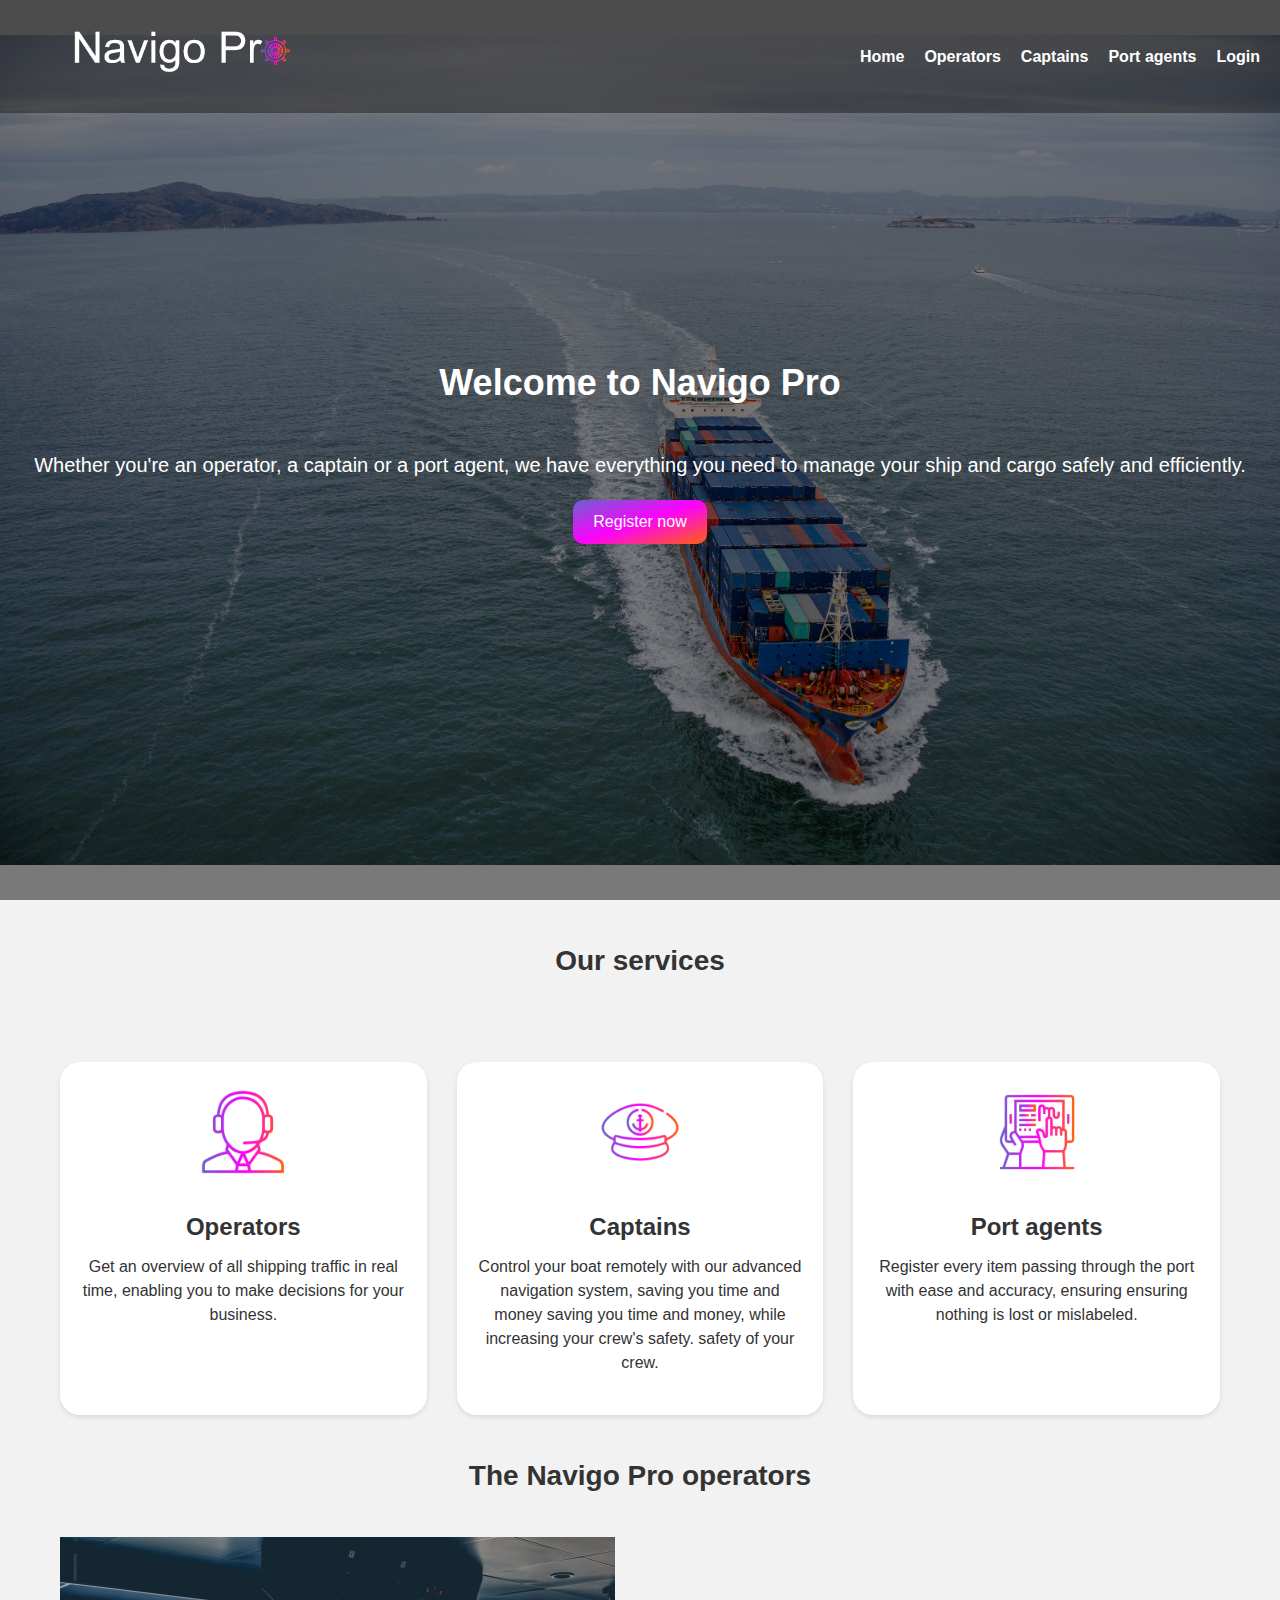
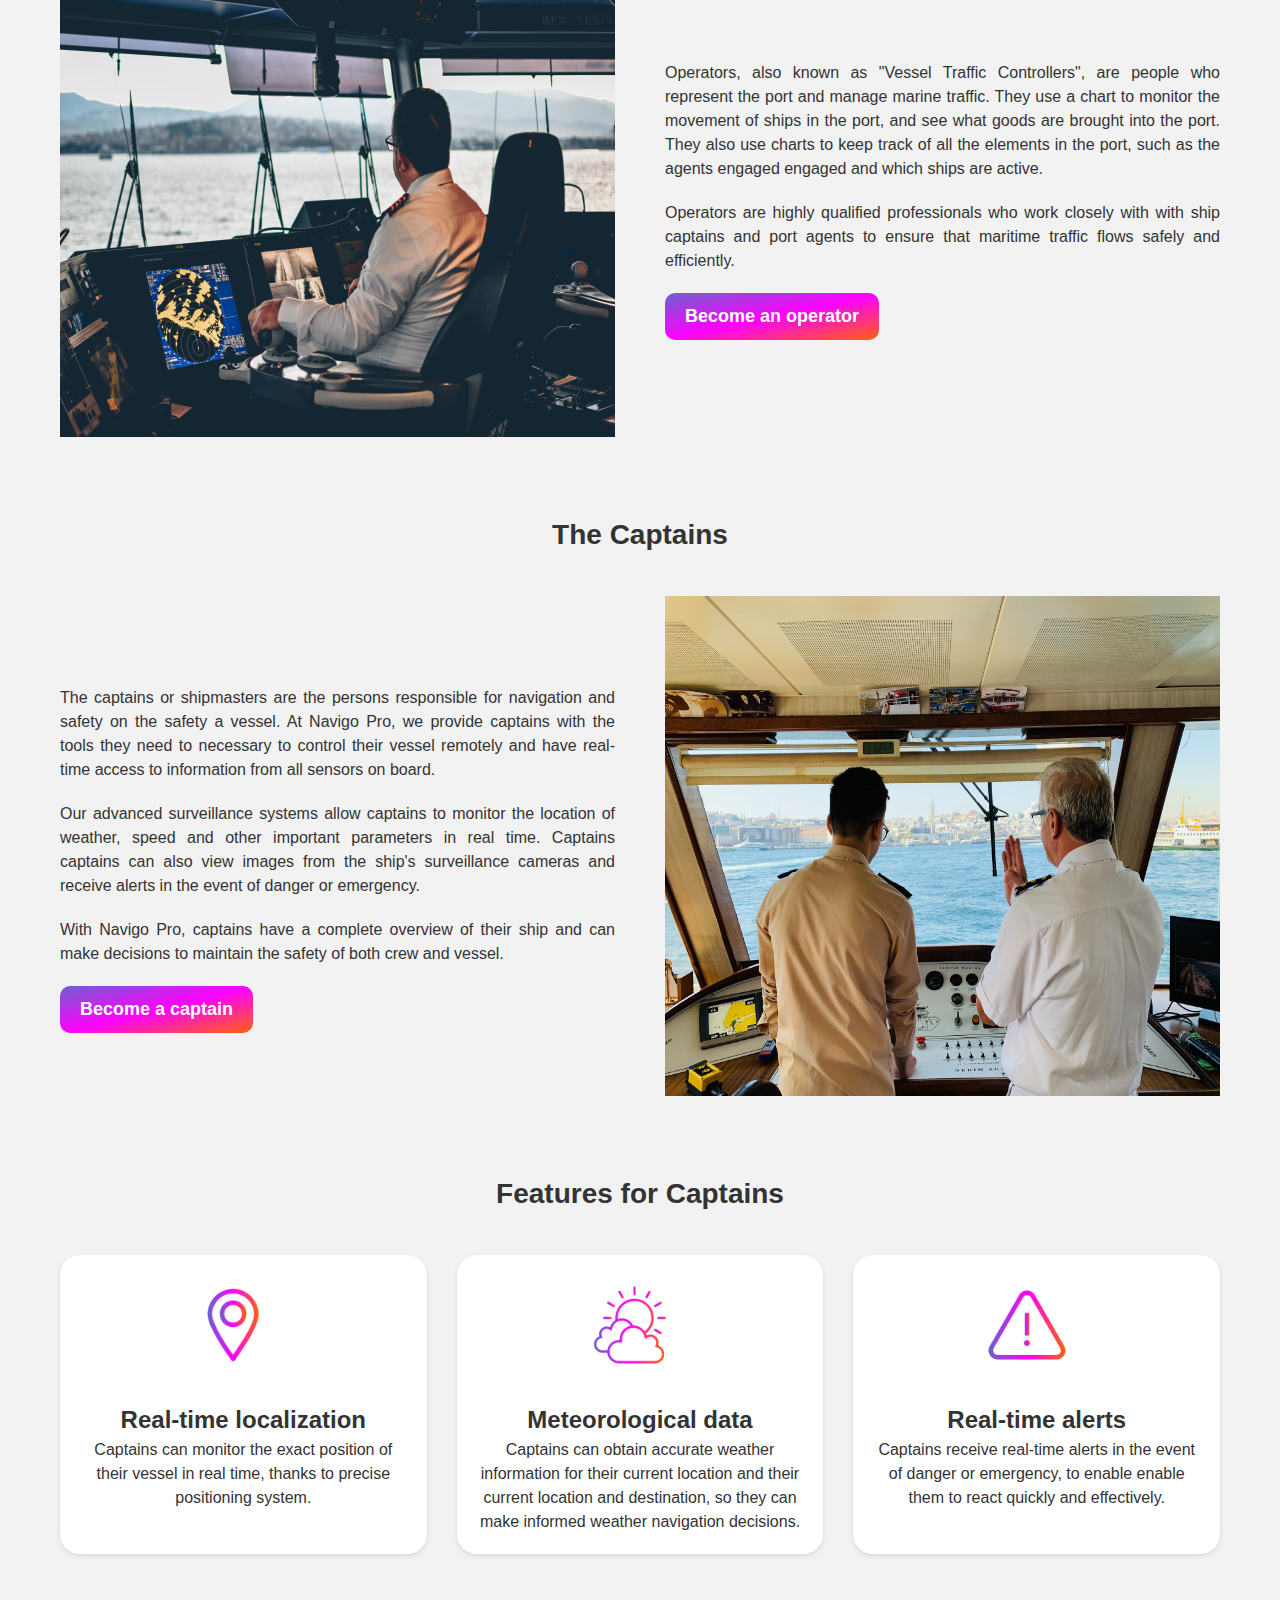
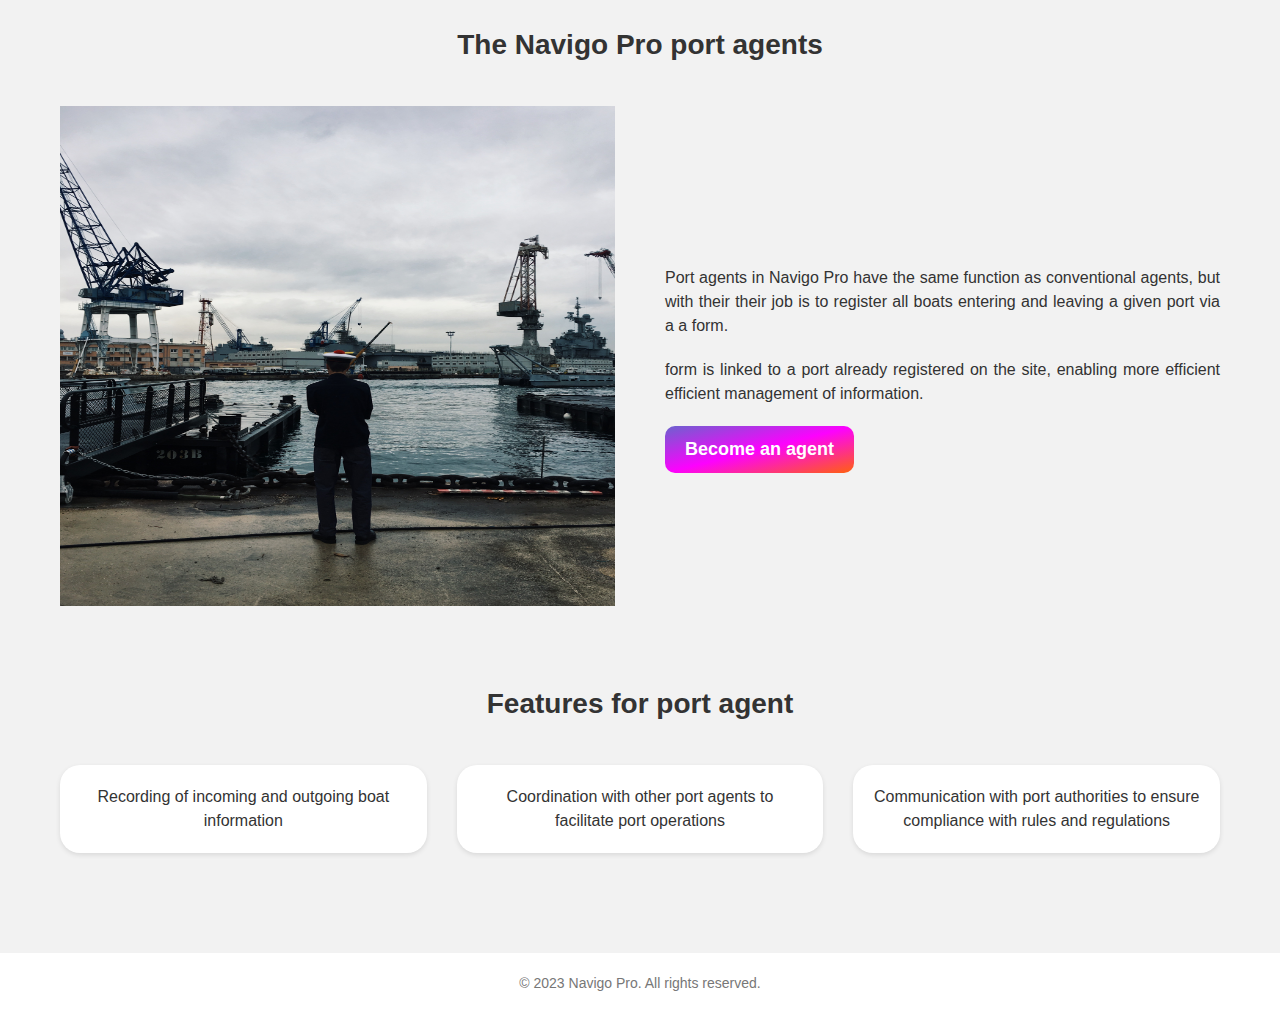
<file: home.html>
<!DOCTYPE html>
<html lang="en">

<head>
    <meta charset="UTF-8">
    <meta name="viewport" content="width=device-width, initial-scale=1.0">
    <link rel="stylesheet" href="home_style.css" media="screen" type="text/css" />
    <link rel="shortcut icon" type="image/png" href="/img/Flaticon.png" />
    <title>Home</title>
</head>

<body>
    <header>
        <h1 href="home.html" target="_blank"><img src="/img/Navigo_pro.png" alt="Navigo Pro" width="300"></h1>
        <nav>
            <ul>
                <li><a href="./home.html">Home</a></li>
                <li><a href="#operator">Operators</a></li>
                <li><a href="#captain">Captains</a></li>
                <li><a href="#port_agents">Port agents</a></li>
                <li><a href="/authentification/login.php">Login</a></li>
            </ul>
        </nav>
    </header>
    <main>
        <section class="hero">
            <h2 class="Welcome">Welcome to Navigo Pro</h2>
            <p>Whether you're an operator, a captain or a port agent, we have everything you need
                to manage your ship and cargo safely and efficiently.</p>
            <a href="/home_page.php" class="cta">Register now</a>
        </section>
        <section class="services">
            <h2>Our services</h2>
            <div id="contain">
                <ul>
                    <li>
                        <img src="/img/Operators.png" alt="Operators">
                        <h3>Operators</h3>
                        <p>
                            Get an overview of all shipping traffic in real time, enabling you to
                            make decisions for your business.
                        </p>
                    </li>
                    <li>
                        <img src="/img/Captain.png" alt="Captains">
                        <h3>Captains</h3>
                        <p>
                            Control your boat remotely with our advanced navigation system, saving
                            you time and money saving you time and money, while increasing your crew's safety. safety of
                            your crew.
                        </p>
                    </li>
                    <li>
                        <img src="/img/Agent_Port.png" alt="Port agents">
                        <h3>Port agents</h3>
                        <p>Register every item passing through the port with ease and accuracy, ensuring
                            ensuring nothing is lost or mislabeled.</p>
                    </li>
                </ul>

                <!-- For operator -->
                <section id="operator">
                    <h2>The Navigo Pro operators</h2>
                    <div class="container">
                        <div class="illustration_operator">
                            <img src="/img/maritime_traffic_surveillance.jpg"
                                alt="Illustration of maritime traffic surveillance" height="500px" style="width: 100%;">
                        </div>
                        <div class="content_operator">
                            <p>Operators, also known as "Vessel Traffic Controllers", are people who
                                represent
                                the port and manage marine traffic. They use a chart to monitor the
                                movement
                                of ships in the port, and see what goods are brought into the port. They
                                also use charts to keep track of all the elements in the port, such as the agents
                                engaged
                                engaged and which ships are active.</p>
                            <p>Operators are highly qualified professionals who work closely with
                                with ship captains and port agents to ensure that maritime traffic flows safely and
                                efficiently.</p> <!-- Correction: fermer la balise p -->
                            <a href="/operator/registration/sign_in_operator.html" class="become-btn">Become an
                                operator</a>
                        </div> <!-- Correction: fermer la balise div -->
                    </div>
                </section>
                <!-- For Captain -->
                <section id="captain">
                    <h2>The Captains</h2>
                    <div class="container">
                        <div class="content_captain">
                            <p>The captains or shipmasters are the persons responsible for navigation and safety on the
                                safety
                                a vessel. At Navigo Pro, we provide captains with the tools they need to
                                necessary to
                                control their vessel remotely and have real-time access to information from
                                all
                                sensors on board.</p>
                            <p>Our advanced surveillance systems allow captains to monitor
                                the location of
                                weather, speed and other important parameters in real time. Captains
                                captains can also view images from the ship's surveillance cameras
                                and
                                receive alerts in the event of danger or emergency.</p>
                            <p>With Navigo Pro, captains have a complete overview of their ship and can
                                make
                                decisions to maintain the safety of both crew and vessel.</p>
                            <a href="/captain/registration/sign_in_captain.html" class="become-btn">Become a
                                captain</a>
                        </div>
                        <div class="illustration_captain">
                            <img src="/img/captain.jpg" alt="Illustration of a ship's captain" height="500px"
                                style="width: 100%;">
                        </div>
                    </div>
                </section>

                <section>
                    <h2>Features for Captains</h2>
                    <ul class="feature-list">
                        <li>
                            <div class="icon">
                                <img src="/img/Location.png" alt="Location icon">
                            </div>
                            <div class="feature-info">
                                <h3>Real-time localization</h3>
                                <p>Captains can monitor the exact position of their vessel in real time,
                                    thanks to
                                    precise positioning system.</p>
                            </div>
                        </li>
                        <li>
                            <div class="icon">
                                <img src="/img/meteo.png" alt="Icône de météo">
                            </div>
                            <div class="feature-info">
                                <h3>Meteorological data</h3>
                                <p>Captains can obtain accurate weather information for their current location and
                                    their current location and destination, so they can make informed weather
                                    navigation
                                    decisions.</p>
                            </div>
                        </li>
                        <li>
                            <div class="icon">
                                <img src="/img/alerte.png" alt="Icône d'alerte">
                            </div>
                            <div class="feature-info">
                                <h3>Real-time alerts</h3>
                                <p>Captains receive real-time alerts in the event of danger or emergency,
                                    to enable
                                    enable them to react quickly and effectively.</p>
                            </div>
                        </li>
                    </ul>
                </section>

                <!--For Port agents-->
                <section id="port_agents">
                    <h2>The Navigo Pro port agents</h2>
                    <div class="container">
                        <div class="illustration_agent">
                            <img src="/img/Ports_agent.jpg" alt="Illustration of a port agent" height="500px"
                                style="width: 100%;">
                        </div>

                        <div class="content_agent">
                            <p>Port agents in Navigo Pro have the same function as conventional agents, but with
                                their their job is to register all boats entering and leaving a given port via a
                                a form. </p>
                            <p> form is linked to a port already registered on the site, enabling more
                                efficient
                                efficient management of information.</p>

                            <a href="/agent/registration/sign_in_agent.html" class="become-btn">Become an agent</a>
                        </div>
                    </div>

                    <h2>Features for port agent</h2>
                    <ul>
                        <li>Recording of incoming and outgoing boat information</li>
                        <li>Coordination with other port agents to facilitate port operations</li>
                        <li>Communication with port authorities to ensure compliance with rules and
                            regulations</li>
                    </ul>
                </section>
        </section>


        </div>
    </main>
    <footer>
        <p>© 2023 Navigo Pro. All rights reserved.</p>
    </footer>
</body>

</html>
</file>
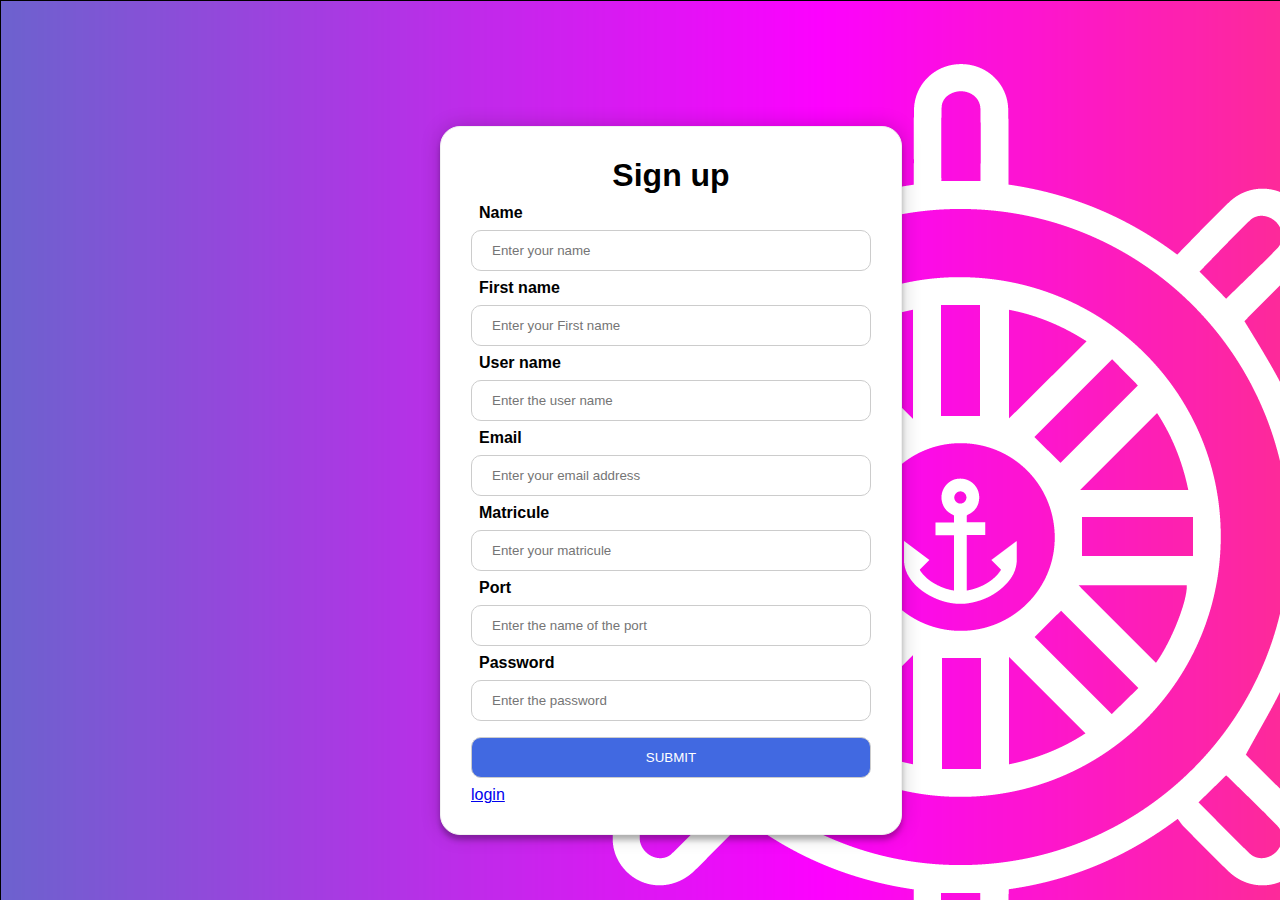
<file: agent/registration/sign_in_agent.html>
<html>

<head>
    <meta charset="UTF-8">
    <meta http-equiv="X-UA-Compatible" content="IE=edge">
    <meta name="viewport" content="width=device-width, initial-scale=1.0">
    <!-- import style file -->
    <link rel="stylesheet" href="/style.css" media="screen" type="text/css" />
    <link rel="shortcut icon" type="image/png" href="/img/Flaticon.png" />
    <title>Sign Up</title>
</head>

<body id="BODY">
    <div id="container">
        <!-- registration area -->

        <form action="registration_for_agent.php" method="POST">
            <h1>Sign up</h1>

            <label><b>Name</b></label>
            <input type="text" placeholder="Enter your name" name="name" required>

            <label><b>First name</b></label>
            <input type="text" placeholder="Enter your First name" name="first_name" required>

            <label><b>User name</b></label>
            <input type="text" placeholder="Enter the user name" name="user_name" required>

            <label><b>Email</b></label><br>
            <input type="email" placeholder="Enter your email address" name="email" required><br>

            <label><b>Matricule</b></label>
            <input type="text" placeholder="Enter your matricule" name="matricule" required>

            <label><b>Port</b></label>
            <input type="text" placeholder="Enter the name of the port" name="port" required>

            <label><b>Password</b></label>
            <input type="password" placeholder="Enter the password" name="password" required>

            <input type="submit" id='submit' value='SUBMIT'>
            <a href="/authentification/login.php" id="link">login</a>
        </form>
    </div>
</body>

</html>
</file>
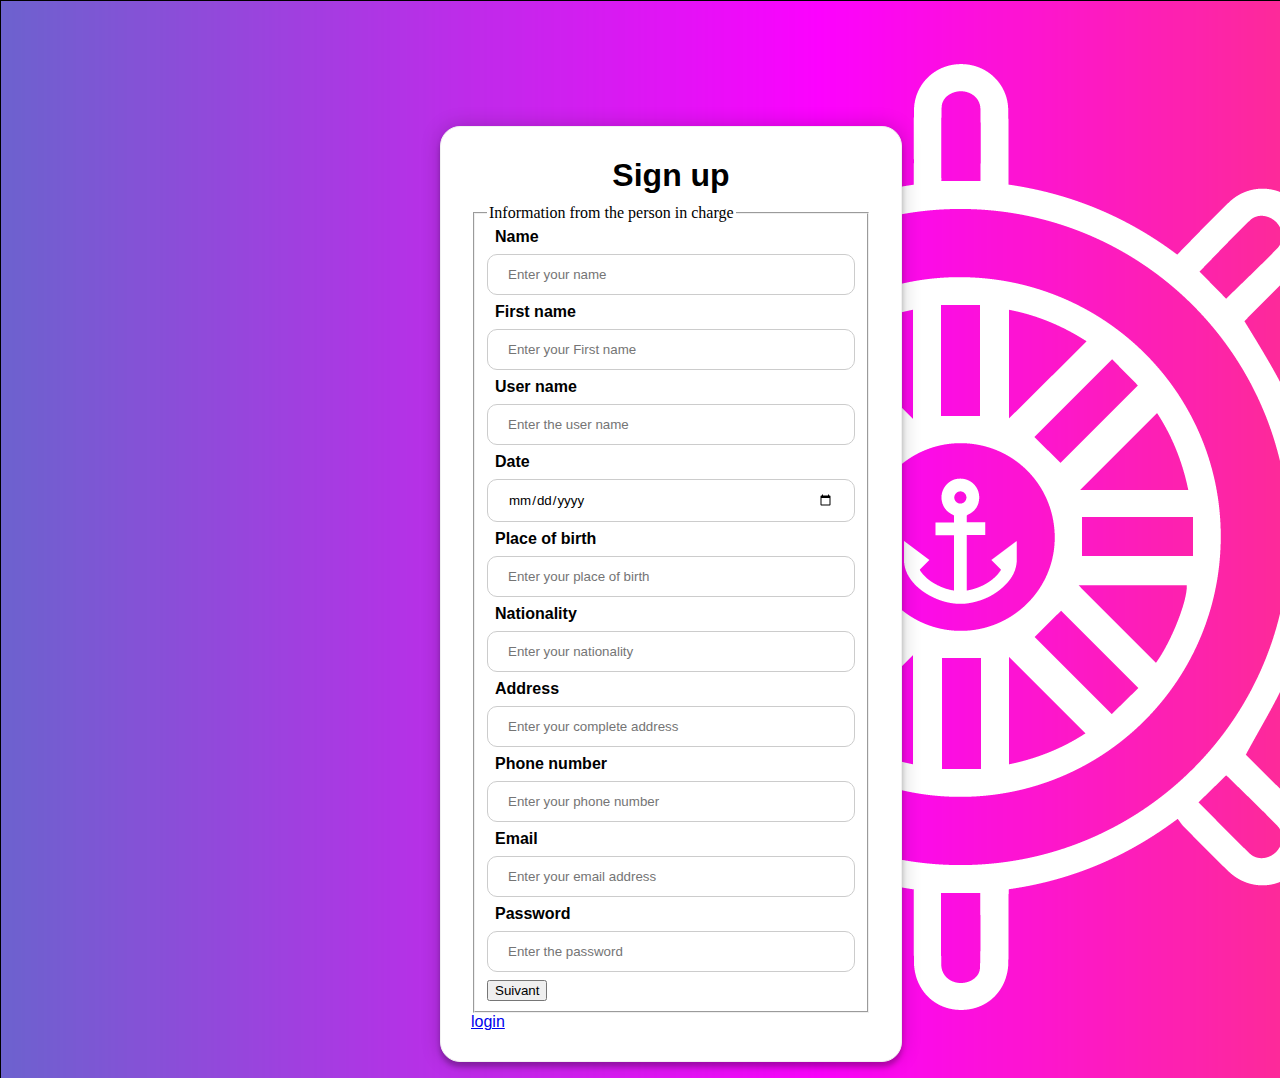
<file: captain/registration/sign_in_captain.html>
<html>

<head>
    <meta charset="UTF-8">
    <meta http-equiv="X-UA-Compatible" content="IE=edge">
    <meta name="viewport" content="width=device-width, initial-scale=1.0">
    <!-- import style file -->
    <link rel="stylesheet" href="/style.css" media="screen" type="text/css" />
    <link rel="shortcut icon" type="image/png" href="/img/Flaticon.png" />
    <title>Sign Up</title>
</head>

<body id="BODY">
    <div id="container">
        <!-- registration area -->

        <form action="registration_for_captain.php" method="POST">
            <h1>Sign up</h1>

            <fieldset id="part_of_the_ship_respondent">
                <legend>Information from the person in charge</legend>
                <!-- information relative au propriéter du bateau -->
                <label><b>Name</b></label>
                <input type="text" placeholder="Enter your name" name="name" required>

                <label><b>First name</b></label>
                <input type="text" placeholder="Enter your First name" name="first_name" required>

                <label><b>User name</b></label>
                <input type="text" placeholder="Enter the user name" name="user_name" required>

                <label><b>Date</b></label><br>
                <input type="date" placeholder="Enter your birthday" name="date" required><br>

                <label><b>Place of birth</b></label>
                <input type="text" placeholder="Enter your place of birth" name="place_birth" required>

                <label><b>Nationality</b></label>
                <input type="text" placeholder="Enter your nationality" name="nationality" required>

                <label><b>Address</b></label>
                <input type="text" placeholder="Enter your complete address" name="address" required>

                <label><b>Phone number</b></label>
                <input type="int" placeholder="Enter your phone number" name="phone_number" required>

                <label><b>Email</b></label><br>
                <input type="email" placeholder="Enter your email address" name="email" required><br>

                <label><b>Password</b></label>
                <input type="password" placeholder="Enter the password" name="password" required>
                <button type="button" id="next">Suivant</button>

            </fieldset>
            <fieldset id="part_of_boat" hidden>
                <legend>Information about the boat</legend>
                <!-- Ici les champs relatifs au bateau -->
                <label><b>Name of boat</b></label>
                <input type="text" placeholder="Enter your name of boat" name="boat_name" required>

                <label><b>Overall length of the boat</b></label>
                <input type="text" placeholder="Enter the overall length of your boat" name="boat_length" required>

                <label><b>Type of your boat</b></label><br>
                <select name="boat_type" id="boat_type">
                    <option value="1">Fishing boat</option>
                    <option value="2">Cargo boat</option>
                    <option value="3">Pleasure boat</option>
                </select><br>

                <label><b>Power of the engine</b></label>
                <input type="int" placeholder="Enter the power of your main engine " name="engine_power" required>

                <button type="button" id="prev">Précédent</button>
                <input type="submit" id='submit' value='SUBMIT'>
            </fieldset>
            <a href="/authentification/login.php" id="link">login</a>

        </form>
        <script>
            // On récupère les éléments du DOM
            let part_of_the_ship_respondent = document.getElementById("part_of_the_ship_respondent");
            let part_of_boat = document.getElementById("part_of_boat");
            let next = document.getElementById("next");
            let prev = document.getElementById("prev");

            // On ajoute des écouteurs d'événements sur les boutons
            next.addEventListener("click", function () {
                // On masque la partie personne et on affiche la partie bateau
                part_of_the_ship_respondent.hidden = true;
                part_of_boat.hidden = false;
            });

            prev.addEventListener("click", function () {
                // On masque la partie bateau et on affiche la partie personne
                part_of_boat.hidden = true;
                part_of_the_ship_respondent.hidden = false;
            });
        </script>
    </div>
</body>

</html>
</file>
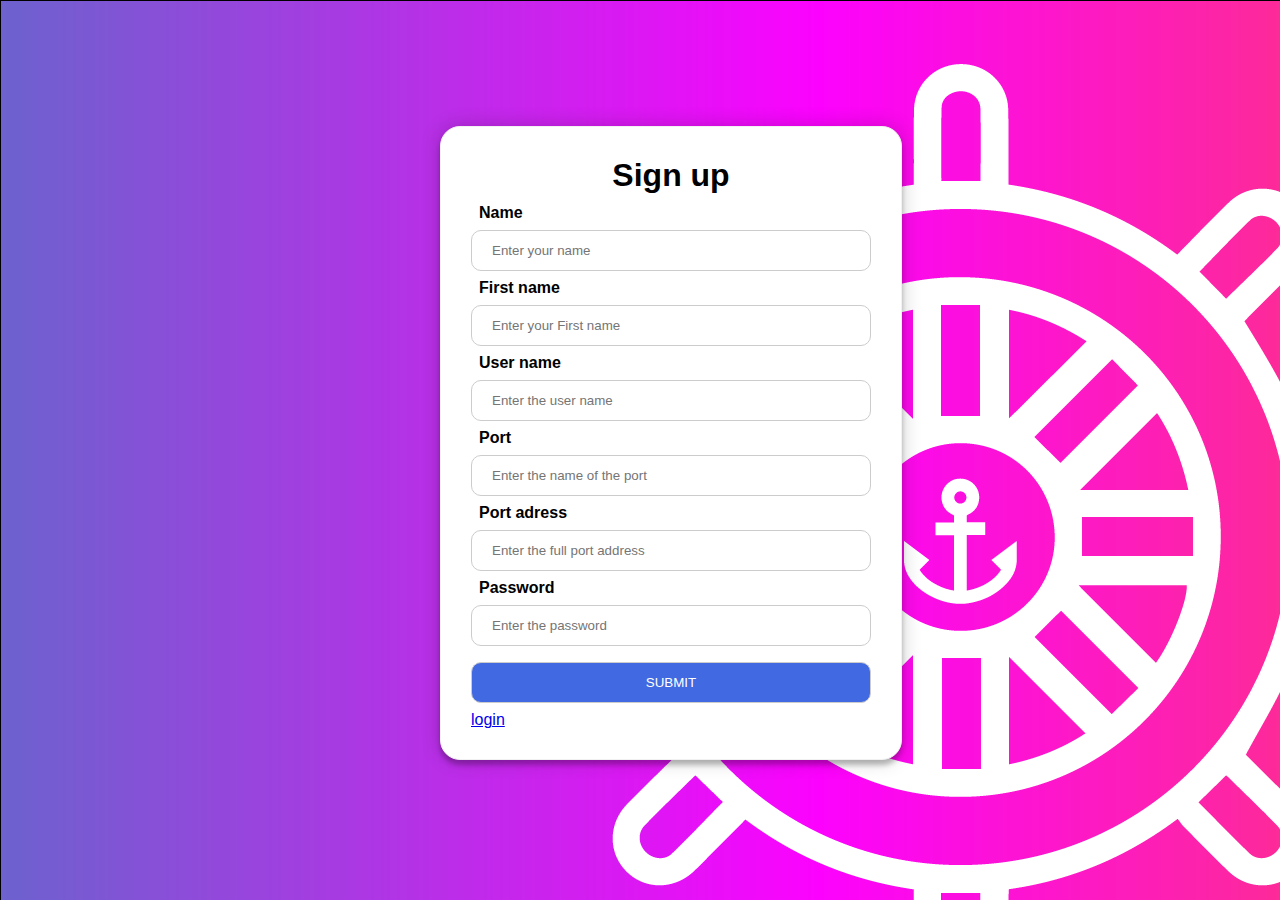
<file: operator/registration/sign_in_operator.html>
<html>

<head>
    <meta charset="UTF-8">
    <meta http-equiv="X-UA-Compatible" content="IE=edge">
    <meta name="viewport" content="width=device-width, initial-scale=1.0">
    <!-- import style file -->
    <link rel="stylesheet" href="/style.css" media="screen" type="text/css" />
    <link rel="shortcut icon" type="image/png" href="/img/Flaticon.png" />
    <title>Sign Up</title>
</head>

<body id="BODY">
    <div id="container">
        <!-- registration area -->

        <form action="registration_for_operator.php" method="POST">
            <h1>Sign up</h1>

            <label><b>Name</b></label>
            <input type="text" placeholder="Enter your name" name="name" required>

            <label><b>First name</b></label>
            <input type="text" placeholder="Enter your First name" name="first_name" required>

            <label><b>User name</b></label>
            <input type="text" placeholder="Enter the user name" name="user_name" required>

            <label><b>Port</b></label>
            <input type="text" placeholder="Enter the name of the port" name="port" required>

            <label><b>Port adress</b></label>
            <input type="text" placeholder="Enter the full port address " name="port_address" required>

            <label><b>Password</b></label>
            <input type="password" placeholder="Enter the password" name="password" required>

            <input type="submit" id='submit' value='SUBMIT'>
            <a href="/authentification/login.php" id="link">login</a>
        </form>
    </div>
</body>

</html>
</file>
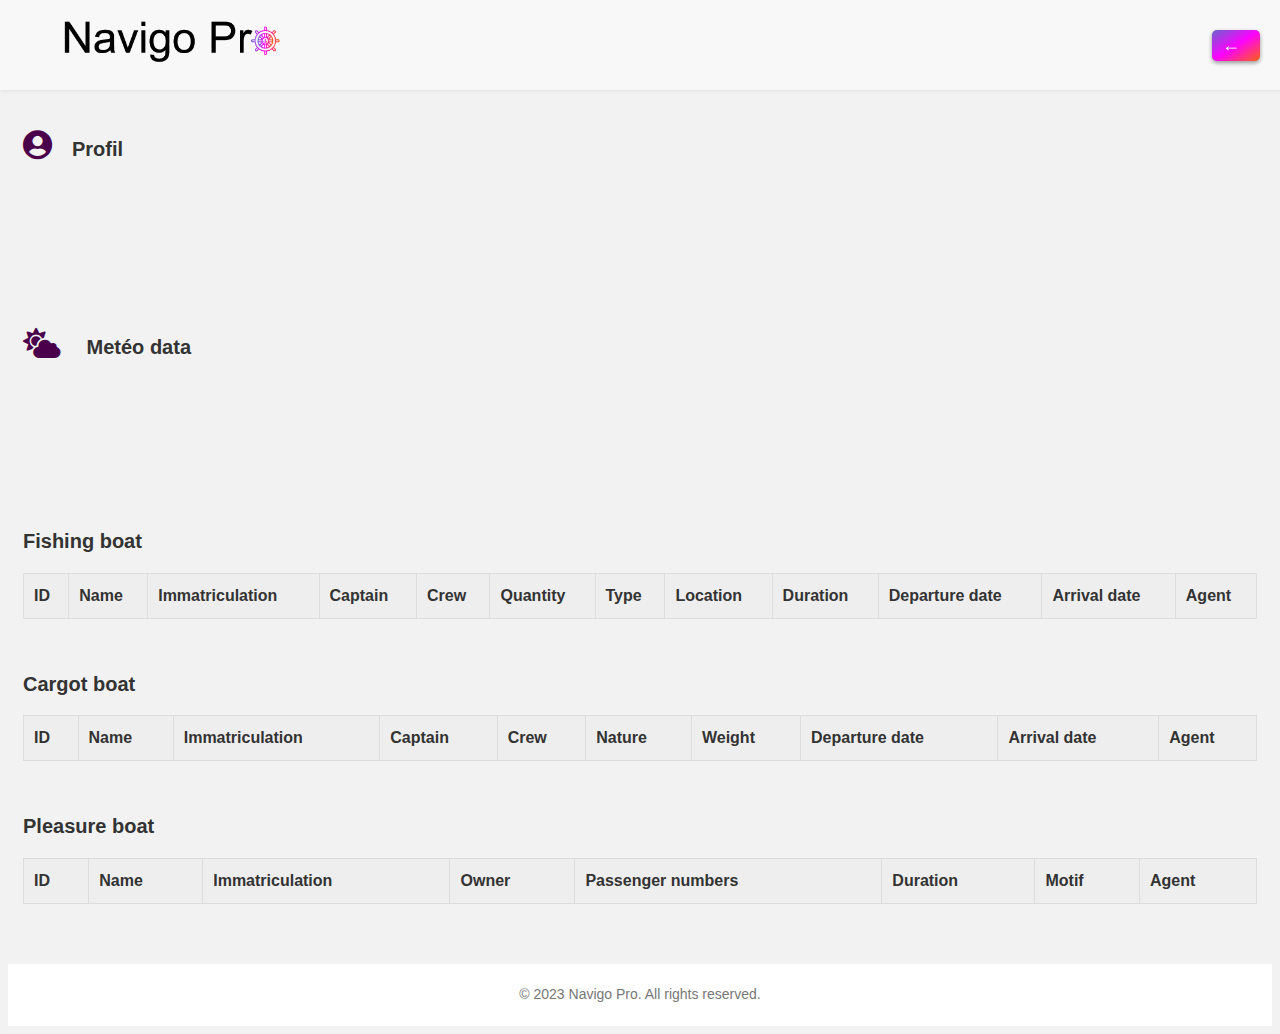
<file: operator/ship_traffic_controller/port_manage.html>
<!DOCTYPE html>
<html lang="en">

<head>
    <meta charset="UTF-8">
    <meta name="viewport" content="width=device-width, initial-scale=1.0">
    <link rel="stylesheet" href="./port_manage.css">
    <link rel="shortcut icon" type="image/png" href="/img/Flaticon.png" />
    <script src="./port_manage.js"></script>
    <link rel="stylesheet" href="https://cdnjs.cloudflare.com/ajax/libs/font-awesome/5.13.0/css/all.min.css" />
    <title>Port information</title>
</head>

<body>
    <header>
        <h1 href="/home.html"><img src="/img/Navigo_pro_black.png" alt="Navigo Pro" width="300"></h1>
        <button class="back-button" onclick="history.go(-1);"></button>
    </header>

    <main>

        <h2>📋Port information </h2>
        <h2><i class="fas fa-user-circle"></i>Profil</h2>
        <p id="name"></p><br>
        <p id="first_name"></p><br>
        <p id="port"></p><br>
        <p id="address"></p><br>
        <h2><i class="fas fa-cloud-sun"></i> Metéo data</h2>
        <p id="city"></p><br>
        <p id="temp"></p><br>
        <p id="humidity"></p><br>
        <p id="wind"></p><br>

        <h2>Fishing boat</h2>
        <table>
            <thead>
                <tr>
                    <th>ID</th>
                    <th>Name</th>
                    <th>Immatriculation</th>
                    <th>Captain</th>
                    <th>Crew</th>
                    <th>Quantity</th>
                    <th>Type</th>
                    <th>Location</th>
                    <th>Duration</th>
                    <th>Departure date</th>
                    <th>Arrival date</th>
                    <th>Agent</th>
                </tr>
            </thead>
            <tbody>
            </tbody>
        </table>

        <h2>Cargot boat</h2>
        <table>
            <thead>
                <tr>
                    <th>ID</th>
                    <th>Name</th>
                    <th>Immatriculation</th>
                    <th>Captain</th>
                    <th>Crew</th>
                    <th>Nature</th>
                    <th>Weight</th>
                    <th>Departure date</th>
                    <th>Arrival date</th>
                    <th>Agent</th>
                </tr>
            </thead>
            <tbody>
            </tbody>
        </table>
        <h2>Pleasure boat</h2>
        <table>
            <thead>
                <tr>
                    <th>ID</th>
                    <th>Name</th>
                    <th>Immatriculation</th>
                    <th>Owner</th>
                    <th>Passenger numbers</th>
                    <th>Duration</th>
                    <th>Motif</th>
                    <th>Agent</th>
                </tr>
            </thead>
            <tbody>
            </tbody>
        </table>
    </main>
    <footer>
        <p>© 2023 Navigo Pro. All rights reserved.</p>
    </footer>
</body>

</html>
</file>
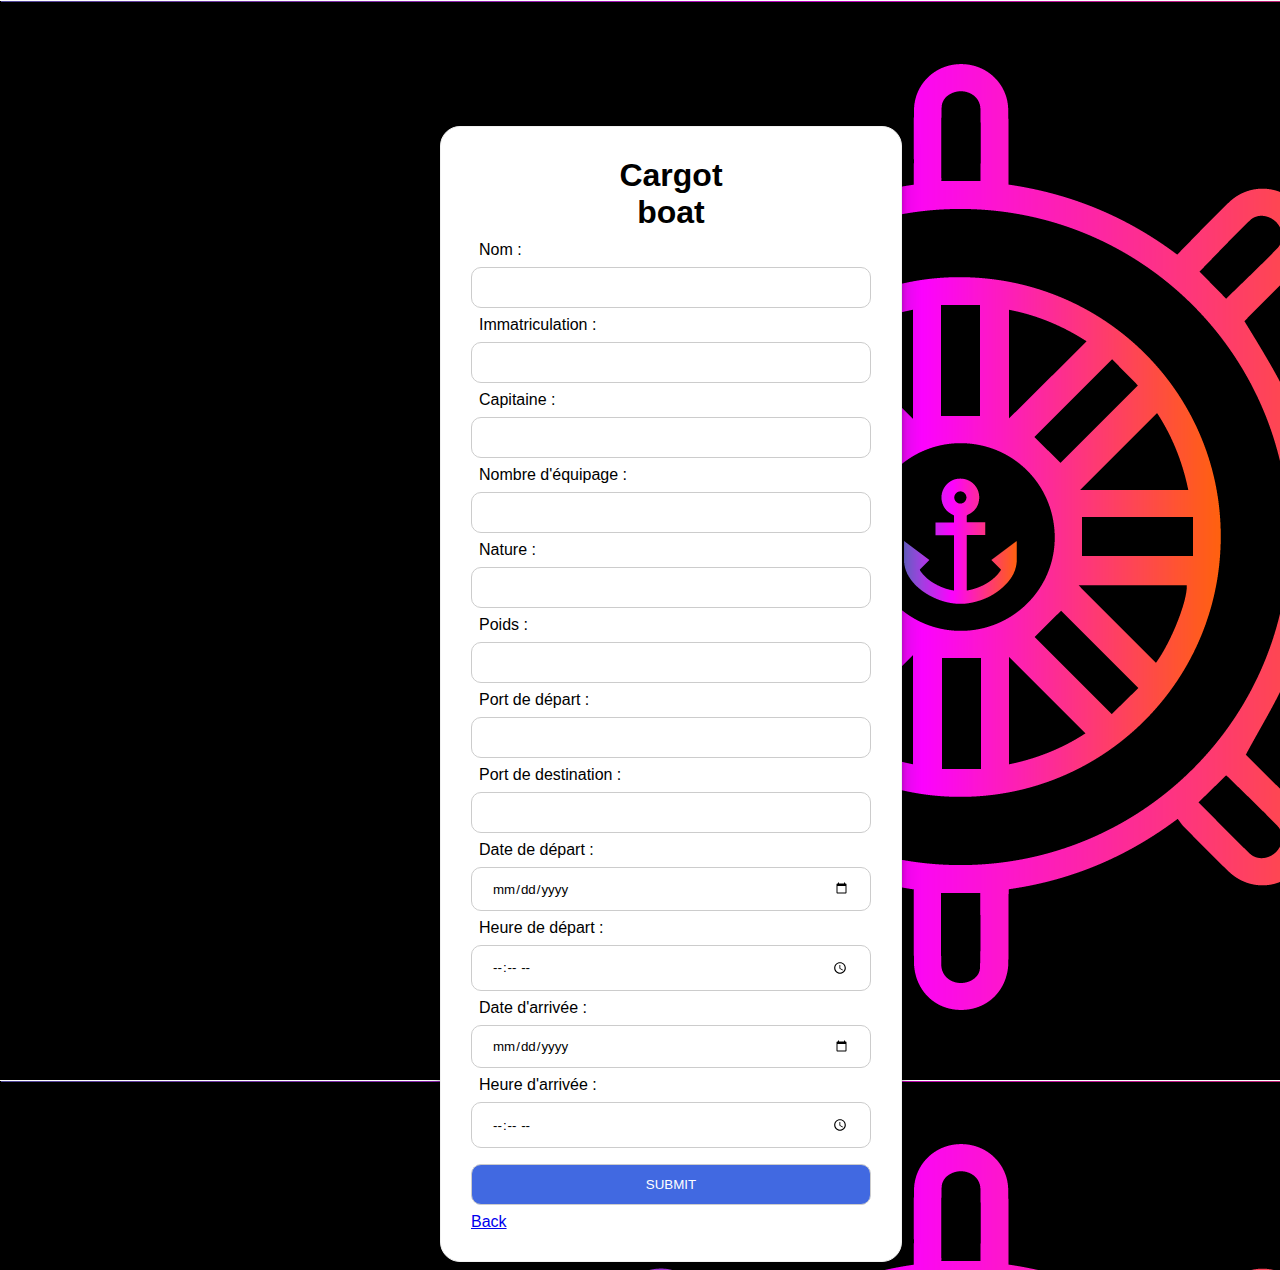
<file: agent/port_manage/manage/cargot_boat.html>
<!DOCTYPE html>
<html lang="en">

<head>
    <meta charset="UTF-8">
    <meta http-equiv="X-UA-Compatible" content="IE=edge">
    <meta name="viewport" content="width=device-width, initial-scale=1.0">
    <link rel="stylesheet" href="/agent/port_manage/style.css" media="screen" type="text/css" />
    <link rel="shortcut icon" type="image/png" href="/img/Flaticon.png" />
    <title>Pleasure boat</title>
</head>

<body id="BODY">
    <div id="container">
        <!-- registration area -->

        <form action="./fishing_boat.php" method="POST">
            <h1>Cargot boat</h1>

            <label for="name">Nom :</label><br>
            <input type="text" id="name" name="name" required><br>

            <label for="immatriculation">Immatriculation :</label><br>
            <input type="text" id="immatriculation" name="immatriculation" required><br>

            <label for="captain">Capitaine :</label><br>
            <input type="text" id="captain" name="captain" required><br>

            <label for="crew">Nombre d'équipage :</label><br>
            <input type="number" id="crew" name="crew" required><br>

            <label for="nature">Nature :</label><br>
            <input type="text" id="nature" name="nature" required><br>

            <label for="weight">Poids :</label><br>
            <input type="number" id="weight" name="weight" step="0.01" required><br>

            <label for="departure_port">Port de départ :</label><br>
            <input type="text" id="departure_port" name="departure_port" required><br>

            <label for="destination_port">Port de destination :</label><br>
            <input type="text" id="destination_port" name="destination_port" required><br>

            <label for="departure_date">Date de départ :</label><br>
            <input type="date" id="departure_date" name="departure_date" required><br>

            <label for="departure_time">Heure de départ :</label><br>
            <input type="time" id="departure_time" name="departure_time" required><br>

            <label for="arrival_date">Date d'arrivée :</label><br>
            <input type="date" id="arrival_date" name="arrival_date" required><br>

            <label for="arrival_time">Heure d'arrivée :</label><br>
            <input type="time" id="arrival_time" name="arrival_time" required><br>

            <input type="submit" id='submit' value='SUBMIT'>
            <a href="/agent/port_manage/home.php" id="link">Back</a>
        </form>
    </div>
</body>

</html>
</file>
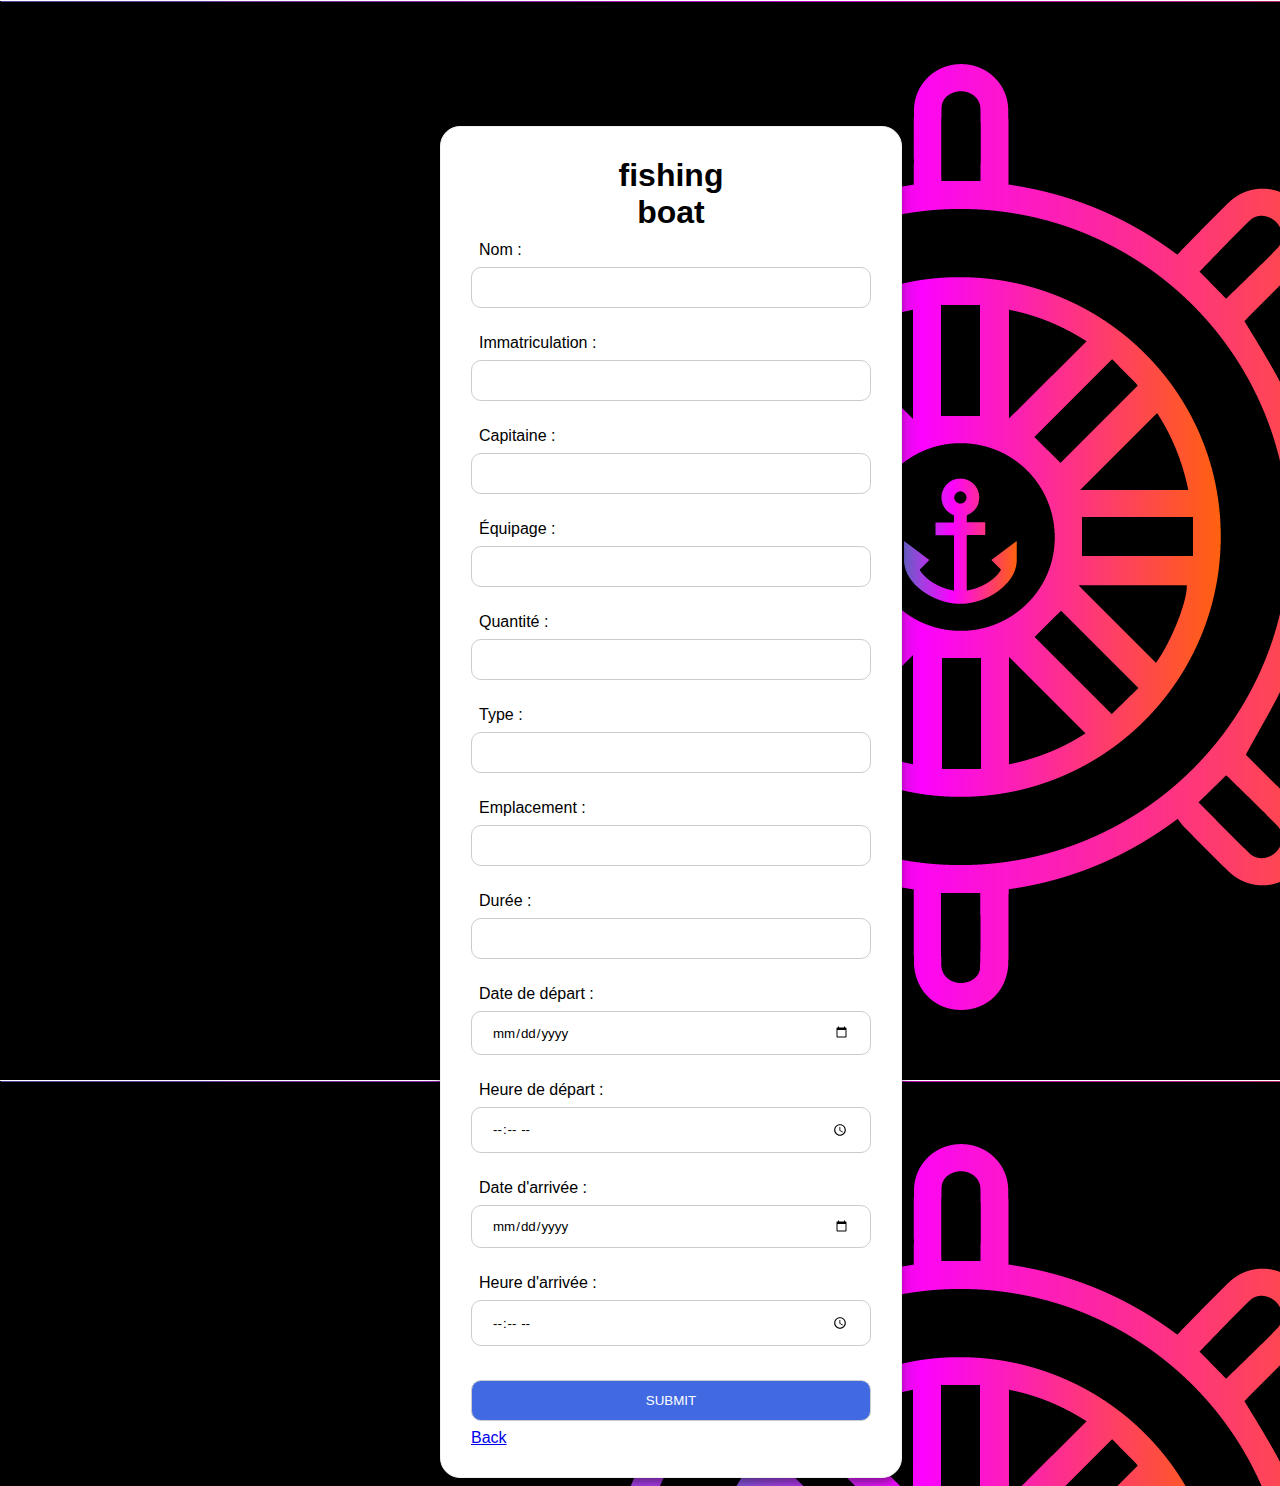
<file: agent/port_manage/manage/fishing_boat.html>
<!DOCTYPE html>
<html lang="en">

<head>
    <meta charset="UTF-8">
    <meta http-equiv="X-UA-Compatible" content="IE=edge">
    <meta name="viewport" content="width=device-width, initial-scale=1.0">
    <link rel="stylesheet" href="/agent/port_manage/style.css" media="screen" type="text/css" />
    <link rel="shortcut icon" type="image/png" href="/img/Flaticon.png" />
    <title>Pleasure boat</title>
</head>

<body id="BODY">
    <div id="container">
        <!-- registration area -->

        <form action="./fishing_boat.php" method="POST">
            <h1>fishing boat</h1>

            <label for="name">Nom :</label>
            <input type="text" id="name" name="name" maxlength="30" required><br><br>

            <label for="immatriculation">Immatriculation :</label>
            <input type="text" id="immatriculation" name="immatriculation" maxlength="10" required><br><br>

            <label for="captain">Capitaine :</label>
            <input type="text" id="captain" name="captain" maxlength="30" required><br><br>

            <label for="crew">Équipage :</label>
            <input type="number" id="crew" name="crew" min="1" required><br><br>

            <label for="quantity">Quantité :</label>
            <input type="number" id="quantity" name="quantity" step="0.01" required><br><br>

            <label for="type">Type :</label>
            <input type="text" id="type" name="type" maxlength="20" required><br><br>

            <label for="location">Emplacement :</label>
            <input type="text" id="location" name="location" maxlength="50" required><br><br>

            <label for="duration">Durée :</label>
            <input type="number" id="duration" name="duration" min="1" required><br><br>

            <label for="departure_date">Date de départ :</label>
            <input type="date" id="departure_date" name="departure_date" required><br><br>

            <label for="departure_time">Heure de départ :</label>
            <input type="time" id="departure_time" name="departure_time" required><br><br>

            <label for="arrival_date">Date d'arrivée :</label>
            <input type="date" id="arrival_date" name="arrival_date" required><br><br>

            <label for="arrival_time">Heure d'arrivée :</label>
            <input type="time" id="arrival_time" name="arrival_time" required><br><br>

            <input type="submit" id='submit' value='SUBMIT'>
            <a href="/agent/port_manage/home.php" id="link">Back</a>
        </form>
    </div>
</body>

</html>
</file>
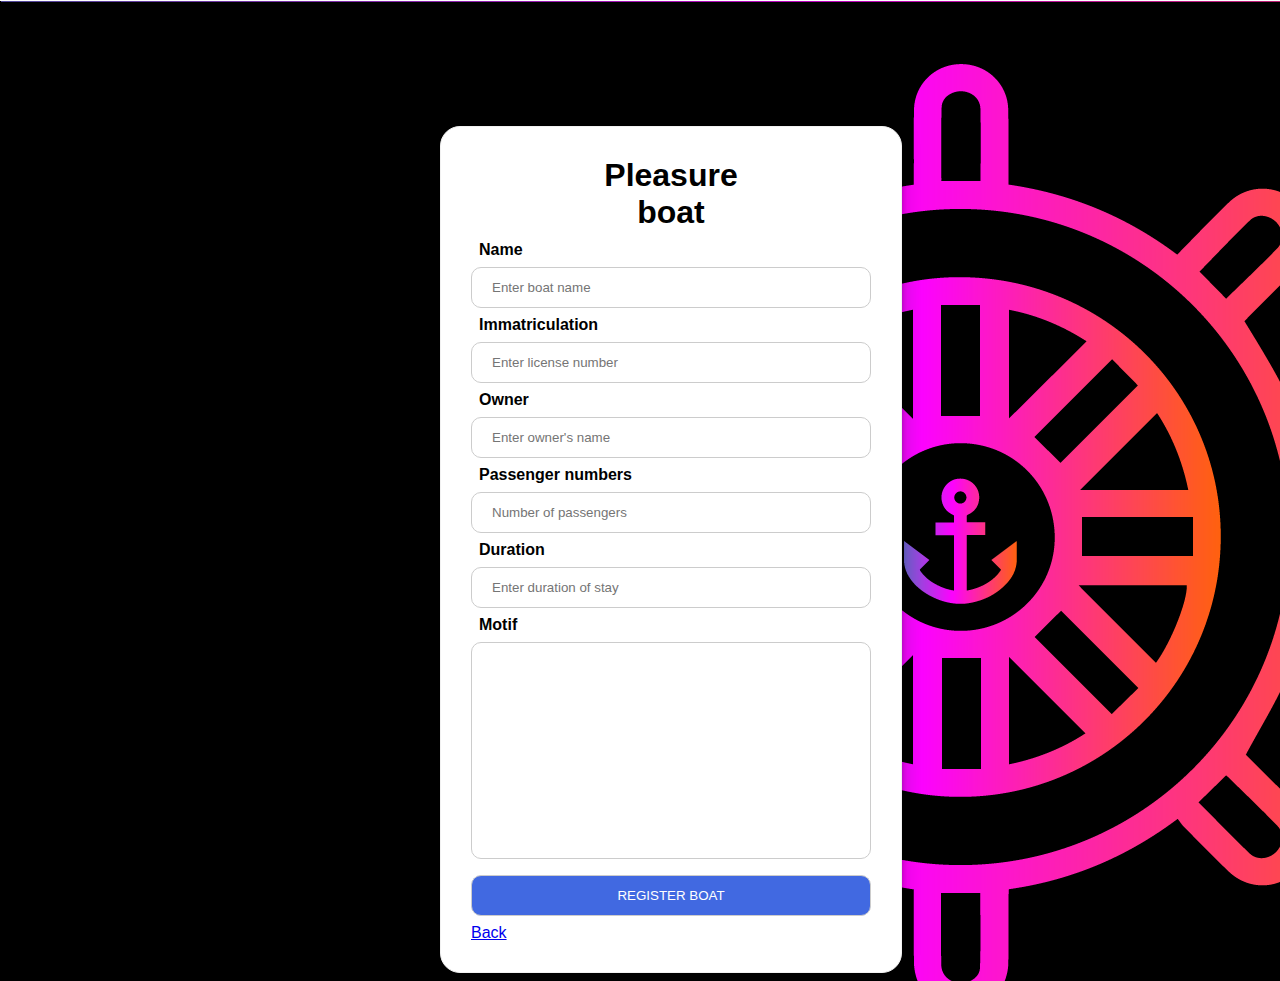
<file: agent/port_manage/manage/pleasure_boat.html>
<!DOCTYPE html>
<html lang="en">

<head>
    <meta charset="UTF-8">
    <meta http-equiv="X-UA-Compatible" content="IE=edge">
    <meta name="viewport" content="width=device-width, initial-scale=1.0">
    <link rel="stylesheet" href="/agent/port_manage/style.css" media="screen" type="text/css" />
    <link rel="shortcut icon" type="image/png" href="/img/Flaticon.png" />
    <title>Pleasure boat</title>
</head>

<body id="BODY">
    <div id="container">
        <!-- registration area -->

        <form action="./pleasure_boat.php" method="POST">
            <h1>Pleasure boat</h1>

            <label><b>Name</b></label>
            <input type="text" placeholder="Enter boat name" name="name" required>

            <label><b>Immatriculation</b></label>
            <input type="text" placeholder="Enter license number" name="immatriculation" required>

            <label><b>Owner</b></label>
            <input type="text" placeholder="Enter owner's name" name="owner" required>

            <label><b>Passenger numbers</b></label><br>
            <input type="number" id="passenger_numbers" name="passenger_numbers" placeholder="Number of passengers"><br>

            <label><b>Duration</b></label>
            <input type="text" placeholder="Enter duration of stay" name="duration" required>

            <label><b>Motif</b></label>
            <input type="text" name="motif" id="description" required>

            <input type="submit" id='submit' value='REGISTER BOAT'>
            <a href="/agent/port_manage/home.php" id="link">Back</a>
        </form>
    </div>
</body>

</html>
</file>
<file: style.css>
#BODY {
    background-image: url(img/Logo.png);
}


#container {
    width: 400px;
    margin: 0 auto;
    margin-top: 10%;
}

/* Bordered form */
form {
    width: 100%;
    padding: 30px;
    border: 1px solid #f1f1f1;
    border-radius: 20px;
    background: #fff;
    box-shadow: 0 0 20px 0 rgba(0, 0, 0, 0.2), 0 5px 5px 0 rgba(0, 0, 0, 0.24);
}

#container h1 {
    font-family: Arial, Verdana, sans-serif;
    text-align: center;
    width: 38%;
    margin: 0 auto;
    padding-bottom: 10px;
}

p {
    font-family: Arial, Verdana, sans-serif;
    text-align: center;
}

#btn {
    font-family: Arial, Verdana, sans-serif;
    background-color: #4169E1;
    color: white;
    padding: 14px 20px;
    margin: 8px 0;
    border: none;
    cursor: pointer;
    width: 100%;
}

#boat_type {
    font-family: Arial, Verdana, sans-serif;
    background-color: white;
    color: black;
    width: 100%;
    padding: 1px 20px;
    margin: 8px 0;
    border: 1px solid #ccc;
}

#user_type {
    font-family: Arial, Verdana, sans-serif;
    background-color: white;
    color: black;
    width: 100%;
    padding: 1px 20px;
    margin: 8px 0;
    border: 1px solid #ccc;
}

#link {
    font-family: Arial, Verdana, sans-serif;
    text-align: center;
}

/* Full-width inputs */
input[type=text],
input[type=password] {
    font-family: Arial, Verdana, sans-serif;
    width: 100%;
    padding: 12px 20px;
    margin: 8px 0;
    display: inline-block;
    border: 1px solid #ccc;
    border-radius: 10px;
    box-sizing: border-box;
}

input[type=int],
input[type=password] {
    font-family: Arial, Verdana, sans-serif;
    width: 100%;
    padding: 12px 20px;
    margin: 8px 0;
    display: inline-block;
    border: 1px solid #ccc;
    border-radius: 10px;
    box-sizing: border-box;
}

/* Set a style for all buttons */
input[type=submit] {
    font-family: Arial, Verdana, sans-serif;
    background-color: #4169E1;
    color: white;
    width: 100%;
    padding: 12px 20px;
    margin: 8px 0;
    display: inline-block;
    border: 1px solid #ccc;
    border-radius: 10px;
    box-sizing: border-box;
}

input[type=date] {
    font-family: Arial, Verdana, sans-serif;
    width: 100%;
    padding: 12px 20px;
    margin: 8px 0;
    display: inline-block;
    border: 1px solid #ccc;
    border-radius: 10px;
    box-sizing: border-box;
}

input[type=email] {
    font-family: Arial, Verdana, sans-serif;
    width: 100%;
    padding: 12px 20px;
    margin: 8px 0;
    display: inline-block;
    border: 1px solid #ccc;
    border-radius: 10px;
    box-sizing: border-box;
}

input[type=radio] {
    font-family: Arial, Verdana, sans-serif;
    width: 10%;
    padding: 12px 20px;
    margin: 8px 0;
    display: inline-block;
    border: 1px solid #ccc;
    box-sizing: border-box;

}

input[type=submit]:hover {
    font-family: Arial, Verdana, sans-serif;
    background-color: white;
    color: #4169E1;
    border: 1px solid #4169E1;
    border-radius: 10px;
}

select {
    width: 200px;
    height: 40px;
    background-color: #4CAF50;
    color: white;
    font-size: 16px;
    border: none;
    border-radius: 10px;
}

option {
    background-color: #f9f9f9;
    color: black;
}

label {
    font-family: Arial, Verdana, sans-serif;
    color: black;
    margin: 8px;
}
</file>
<file: operator/ship_traffic_controller/port_manage.css>
body {
    font-family: Arial, sans-serif;
    font-size: 16px;
    line-height: 1.5;
    color: #333;
    background-color: #f2f2f2;
}

main {
    margin: 15px;
    margin-top: 20px;
}

header {
    display: flex;
    align-items: center;
    justify-content: space-between;
    background-color: #f8f8f8;
    padding: 10px;
    box-shadow: 0px 0px 5px rgba(0, 0, 0, 0.1);
    position: fixed;
    top: 0;
    left: 0;
    width: 100%;
    z-index: 999;
}

header button {
    margin-right: 30px;
}

.back-button {
    background-color: #4c4c4c;
    color: #ffffff;
    padding: 10px 20px;
    border-radius: 20px;
    border: none;
    font-size: 18px;
    cursor: pointer;
    background-image: linear-gradient(to bottom right, #6C62CE, #FC02FE, #FF610E);
    box-shadow: 0 2px 4px rgba(0, 0, 0, 0.4);
}

.back-button:hover {
    background-image: linear-gradient(to bottom right, #FF610E, #FC02FE, #6C62CE);
}

.back-button::before {
    content: "\2190";
    margin-right: 10px;
    color: #ffffff;
    /* couleur de la flèche */
}

h1 {
    margin: 0;
    font-size: 24px;
}

.back-button {
    background-color: #ddd;
    color: #222;
    border: none;
    padding: 5px 10px;
    border-radius: 5px;
    cursor: pointer;
}

.back-button:hover {
    background-color: #ccc;
}

h2 {
    margin-top: 50px;
    font-size: 20px;
}

table {
    border-collapse: collapse;
    width: 100%;
    margin-top: 10px;
}

th,
td {
    padding: 10px;
    border: 1px solid #ddd;
    text-align: left;
}

th {
    background-color: #eee;
}

tr:nth-child(even) {
    background-color: #f8f8f8;
}

p {
    margin: 0.5px;
}

.fa-user-circle {
    color: #4a004a;
    font-size: 30px;
    padding-right: 20px;
}

.fa-cloud-sun {
    color: #4a004a;
    font-size: 30px;
    padding-right: 20px;
}

.fa-thermometer-half {
    font-size: 15px;
    padding-right: 20px;
}

.fa-tint {
    font-size: 15px;
    padding-right: 20px;
}

.fa-wind {
    font-size: 15px;
    padding-right: 20px;
}

footer {
    background-color: #fff;
    padding: 20px;
    text-align: center;
    font-size: 14px;
    color: #777;
    margin-top: 60px;
}
</file>
<file: agent/port_manage/style.css>
#BODY {
    background-image: url(/img/Bg_black.png);
}

#container {
    width: 400px;
    margin: 0 auto;
    margin-top: 10%;
}

#description {
    font-family: Arial, Verdana, sans-serif;
    width: 100%;
    padding: 100px 20px;
    margin: 8px 0;
    display: inline-block;
    border: 1px solid #ccc;
    border-radius: 10px;
    box-sizing: border-box;
}

/* Bordered form */
form {
    width: 100%;
    padding: 30px;
    border: 1px solid #f1f1f1;
    border-radius: 20px;
    background: #fff;
    box-shadow: 0 0 20px 0 rgba(0, 0, 0, 0.2), 0 5px 5px 0 rgba(0, 0, 0, 0.24);
}

#container h1 {
    font-family: Arial, Verdana, sans-serif;
    text-align: center;
    width: 38%;
    margin: 0 auto;
    padding-bottom: 10px;
}

p {
    font-family: Arial, Verdana, sans-serif;
    text-align: center;
}

#btn {
    font-family: Arial, Verdana, sans-serif;
    background-color: #4169E1;
    color: white;
    padding: 14px 20px;
    margin: 8px 0;
    border: none;
    cursor: pointer;
    width: 100%;
}

#boat_type {
    font-family: Arial, Verdana, sans-serif;
    background-color: white;
    color: black;
    width: 100%;
    padding: 1px 20px;
    margin: 8px 0;
    border: 1px solid #ccc;
}

#user_type {
    font-family: Arial, Verdana, sans-serif;
    background-color: white;
    color: black;
    width: 100%;
    padding: 1px 20px;
    margin: 8px 0;
    border: 1px solid #ccc;
}

/* Full-width inputs */
input[type=text],
input[type=password] {
    font-family: Arial, Verdana, sans-serif;
    width: 100%;
    padding: 12px 20px;
    margin: 8px 0;
    display: inline-block;
    border: 1px solid #ccc;
    border-radius: 10px;
    box-sizing: border-box;
}

input[type=int],
input[type=password] {
    font-family: Arial, Verdana, sans-serif;
    width: 100%;
    padding: 12px 20px;
    margin: 8px 0;
    display: inline-block;
    border: 1px solid #ccc;
    border-radius: 10px;
    box-sizing: border-box;
}

input[type=number] {
    font-family: Arial, Verdana, sans-serif;
    width: 100%;
    padding: 12px 20px;
    margin: 8px 0;
    display: inline-block;
    border: 1px solid #ccc;
    border-radius: 10px;
    box-sizing: border-box;
}

/* Set a style for all buttons */
input[type=submit] {
    font-family: Arial, Verdana, sans-serif;
    background-color: #4169E1;
    color: white;
    width: 100%;
    padding: 12px 20px;
    margin: 8px 0;
    display: inline-block;
    border: 1px solid #ccc;
    border-radius: 10px;
    box-sizing: border-box;
}

input[type=date],
input[type=time] {
    font-family: Arial, Verdana, sans-serif;
    width: 100%;
    padding: 12px 20px;
    margin: 8px 0;
    display: inline-block;
    border: 1px solid #ccc;
    border-radius: 10px;
    box-sizing: border-box;
}

input[type=email] {
    font-family: Arial, Verdana, sans-serif;
    width: 100%;
    padding: 12px 20px;
    margin: 8px 0;
    display: inline-block;
    border: 1px solid #ccc;
    border-radius: 10px;
    box-sizing: border-box;
}

input[type=radio] {
    font-family: Arial, Verdana, sans-serif;
    width: 10%;
    padding: 12px 20px;
    margin: 8px 0;
    display: inline-block;
    border: 1px solid #ccc;
    box-sizing: border-box;

}

input[type=submit]:hover {
    font-family: Arial, Verdana, sans-serif;
    background-color: white;
    color: #4169E1;
    border: 1px solid #4169E1;
    border-radius: 10px;
}

select {
    width: 200px;
    height: 40px;
    background-color: #4CAF50;
    color: white;
    font-size: 16px;
    border: none;
    border-radius: 10px;
}

option {
    background-color: #f9f9f9;
    color: black;
}

label {
    font-family: Arial, Verdana, sans-serif;
    color: black;
    margin: 8px;
}

#link {
    font-family: Arial, Verdana, sans-serif;
    text-align: center;
}
</file>
<file: home_style.css>
/* Reset des styles par défaut */
* {
    margin: 0;
    padding: 0;
    box-sizing: border-box;
}

/* Styles généraux */
body {
    font-family: Arial, sans-serif;
    font-size: 16px;
    line-height: 1.5;
    color: #333;
    background-color: #f2f2f2;
}

header {
    position: absolute;
    padding: 20px;
    top: 0;
    left: 0;
    width: 100%;
    z-index: 1;
    display: flex;
    align-items: center;
    background-color: rgba(0, 0, 0, 0.37);
}

header h1 {
    margin-right: auto;
}

nav {
    margin-left: auto;
}

nav ul {
    list-style: none;
    margin: 0;
    padding: 0;
    display: flex;
}

nav li {
    margin-left: 20px;
}

nav li:first-child {
    margin-left: 0;
}

nav a {
    text-decoration: none;
    color: #ffffff;
    font-weight: bold;
    font-size: 16px;
    transition: color 0.3s;
}

nav a:hover {
    color: #6C62CE;
}

#contain {
    max-width: 1200px;
    margin: 0 auto;
    padding: 40px 20px;
}

.hero {
    background-image: linear-gradient(rgba(0, 0, 0, 0.5), rgba(0, 0, 0, 0.5)), url(/img/hom_bg2.jpg);
    height: 100vh;
    display: flex;
    flex-direction: column;
    justify-content: center;
    align-items: center;
    color: #fff;
    background-size: 100% auto;
    background-position: center center;
    background-repeat: no-repeat;
}

.hero h2 {
    font-size: 36px;
    margin-bottom: 20px;
}

.hero p {
    font-size: 20px;
    margin-bottom: 40px;
    text-align: center;
    margin: 20px;
}

.cta {
    display: inline-block;
    background-image: linear-gradient(to bottom right, #6C62CE, #FC02FE, #FF610E);
    color: #ffffff;
    padding: 10px 20px;
    border-radius: 10px;
    text-decoration: none;
    transition: background-image 0.3s;
}

.cta:hover {
    background-image: linear-gradient(to bottom right, #FF610E, #FC02FE, #6C62CE);
    color: #fff;
}

.services {
    margin-top: auto;
    margin-bottom: auto;
}

.services h2 {
    font-size: 28px;
    margin-bottom: 40px;
    margin-top: 40px;
    text-align: center;
}

.services ul {
    list-style: none;
    display: flex;
    justify-content: space-between;
}

.services li {
    flex-basis: calc(33.33% - 20px);
    padding: 20px;
    background-color: #fff;
    box-shadow: 0 2px 5px rgba(0, 0, 0, 0.1);
    border-radius: 5px;
    text-align: center;
    border-radius: 20px;
}

.services img {
    width: 100px;
    margin-bottom: 20px;
}

.services h3 {
    font-size: 24px;
    margin-bottom: 10px;
}

.services p {
    font-size: 16px;
    line-height: 1.5;
    margin-bottom: 20px;
}

p {
    margin-bottom: 20px;
}

/*For operator*/
.container {
    display: flex;
    align-items: center;
    justify-content: space-between;
    margin-bottom: 50px;
    animation: apparition 0.8 ease-out;
}

@keyframes apparition {
    from {
        opacity: 0;
        transform: translateX(-100px);
    }

    to {
        opacity: 1;
        transform: translateX(0px);
    }
}

.illustration_operator {
    flex: 1;
    border-radius: 20px;
    margin-right: 50px;
}

.content_operator {
    flex: 1;
    text-align: justify;
}

.become-btn {
    display: inline-block;
    padding: 10px 20px;
    background-image: linear-gradient(to bottom right, #6C62CE, #FC02FE, #FF610E);
    color: #fff;
    border: none;
    border-radius: 10px;
    font-size: 18px;
    font-weight: bold;
    text-decoration: none;
    cursor: pointer;
    transition: background-color 0.3s;
}

.become-operator-btn:hover {
    background-image: linear-gradient(to bottom right, #FF610E, #FC02FE, #6C62CE);
    color: #fff;
}

/*For captain*/
.container {
    display: flex;
    align-items: center;
    justify-content: space-between;
    margin-bottom: 50px;
}

.illustration_captain {
    flex: 1;
}

.content_captain {
    flex: 1;
    margin-right: 50px;
    text-align: justify;
}

.feature-list {
    list-style: none;
    padding: 0;
    margin: 0;
}

.feature-list li {
    align-items: center;
    margin-bottom: 30px;
}

.feature-list li .icon {
    flex: 0 0 auto;
    margin-right: 20px;
}

.feature-list li h3 {
    margin: 0;
    font-size: 24px;
    font-weight: bold;
}

.feature-list li p {
    margin: 0;
    font-size: 16px;
}

/*For Port agents*/
.illustration_agent {
    flex: 1;
    border-radius: 20px;
    margin-right: 50px;
}

.content_agent {
    flex: 1;
    text-align: justify;
}


footer {
    background-color: #fff;
    padding: 20px;
    text-align: center;
    font-size: 14px;
    color: #777;
    margin-top: 60px;
}
</file>
